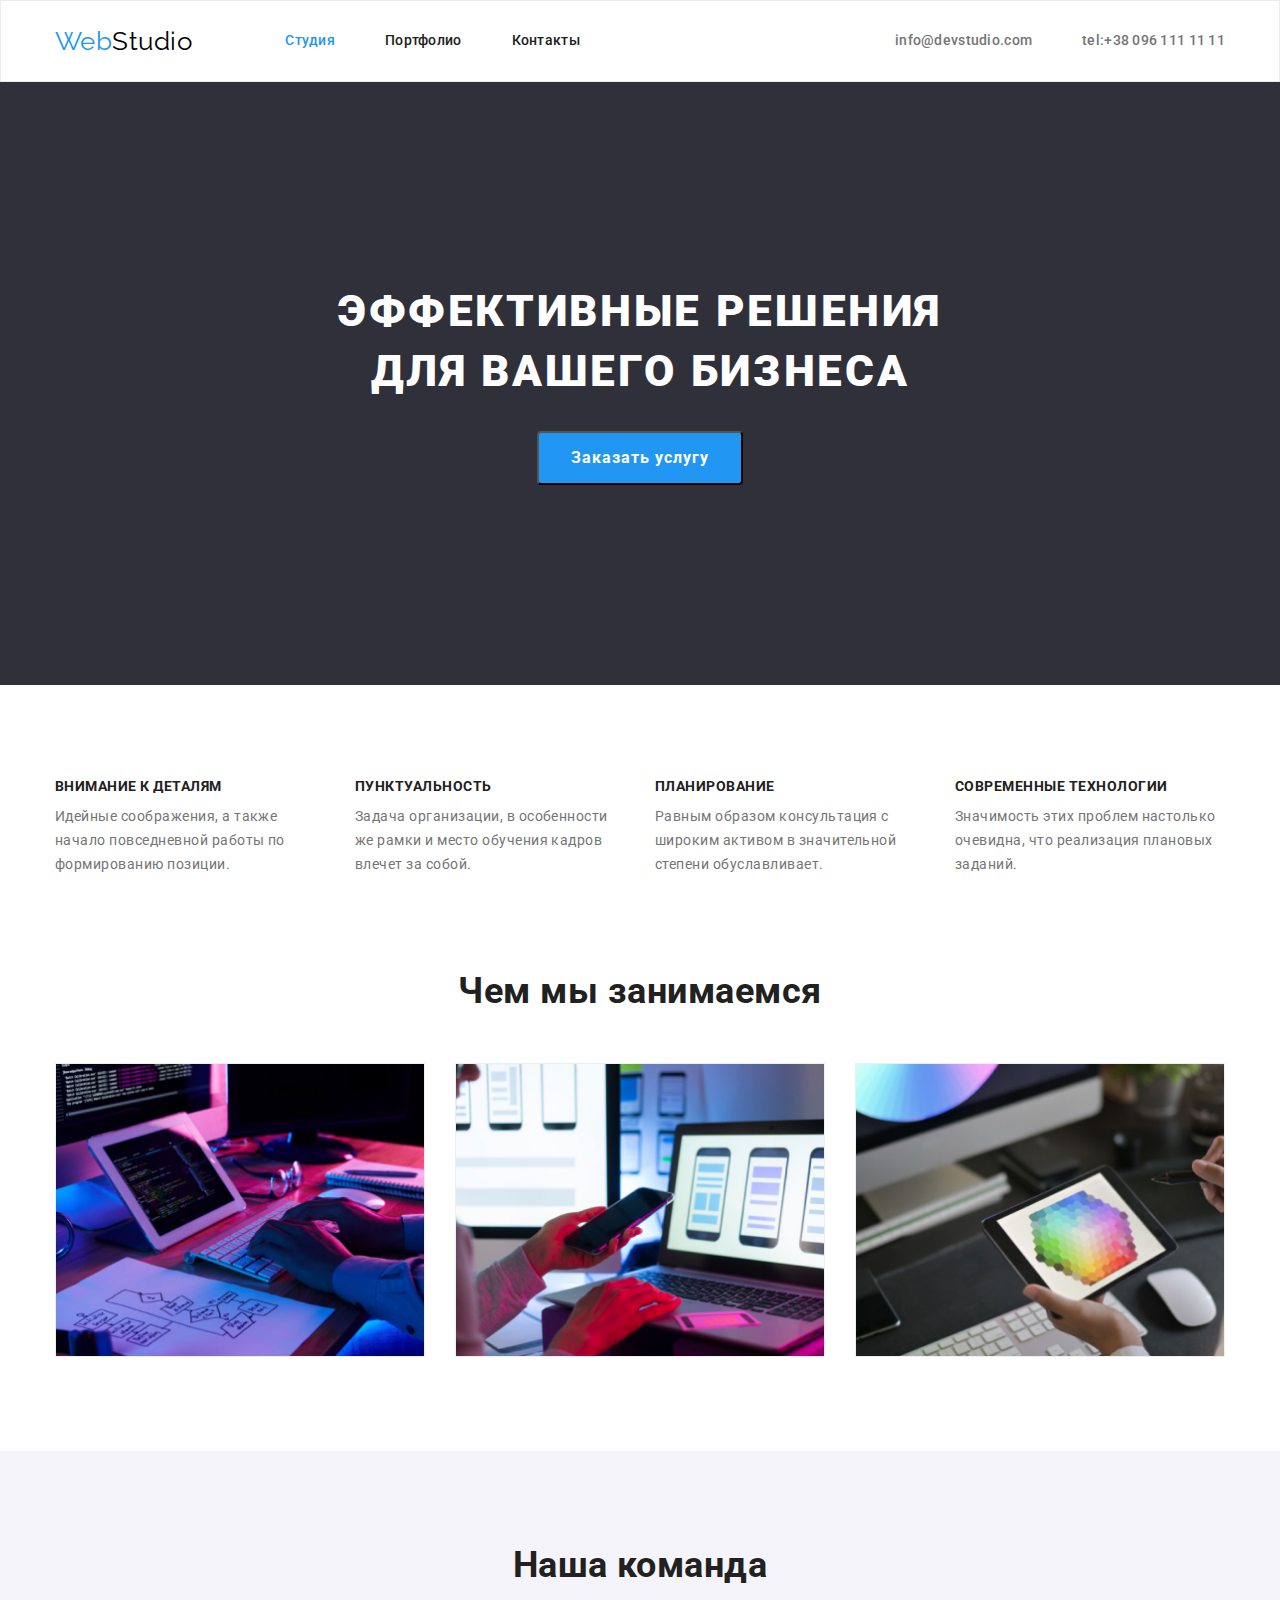
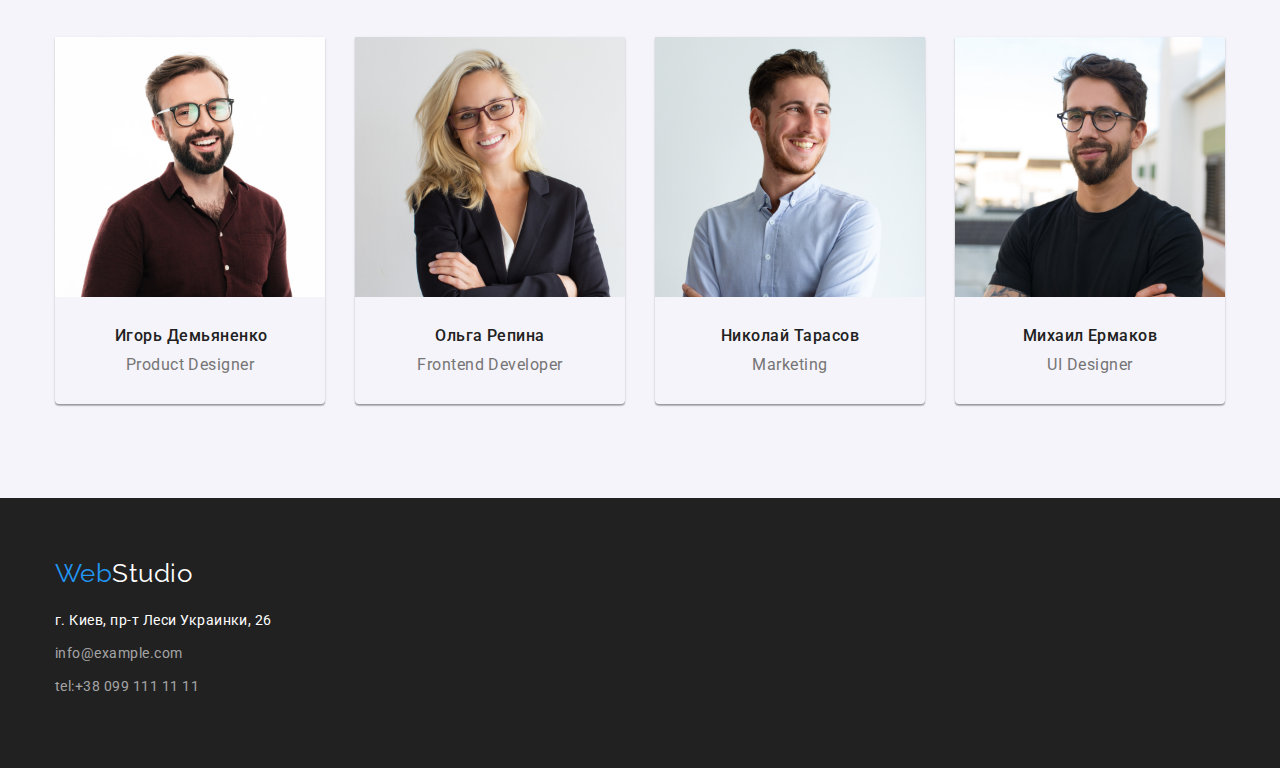
<file: index.html>
<!DOCTYPE html>
<html lang="ru">
<head>
    <meta charset="UTF-8">
    <meta http-equiv="X-UA-Compatible" content="IE=edge">
    <meta name="viewport" content="width=device-width, initial-scale=1.0">
    <title lang="en">WebStudio</title>
    <link rel="preconnect" href="https://fonts.gstatic.com">
    <link href="https://fonts.googleapis.com/css2?family=Raleway:wght@700&family=Roboto:wght@400;500;700;900&display=swap"
        rel="stylesheet">
        <link rel="stylesheet" href="https://cdnjs.cloudflare.com/ajax/libs/modern-normalize/0.2.0/modern-normalize.min.css">
    <link rel="stylesheet" href="./css/styles.css" />
</head>
<body>

    <!-- шапка сайта -->
 <header> 

<div class="container main-nav">
<a href="/" class="logo">
    <span class="logo-section">Web</span>Studio
</a>
<nav>
    <ul class="site-nav list">
        <li class="item"><a href="" class="link current">Студия</a></li>
        <li class="item"><a href="./portfolio.html" class="link">Портфолио</a></li>
        <li class="item"><a href="" class="link">Контакты</a></li>
    </ul>
</nav>
<ul class="contact list">
    <li class="item"><a href="mailto:info@devstudio.com" class="button secondary">info@devstudio.com</a></li>
    <li class="item"><a href="tel:+380961111111" class="button secondary">tel:+38 096 111 11 11</a></li>
</ul>
</div>
</header>

<main>
    <!-- герой -->
        <section class="hero">
            <h1 class="hero-title">Эффективные решения <br> для вашего бизнеса</h1>
            <button type="button" class="button primary">Заказать услугу</button>
        </section>
    
    
    <!-- преимущества -->
    <section class="features">
        <div class="container">
        <ul class="list">
            <li class="item">
                <h3 class="title">Внимание к деталям</h3>
                <p class="text">Идейные соображения, а также начало повседневной работы по формированию позиции.</p>
            </li>
            <li class="item">
                <h3 class="title">Пунктуальность</h3>
                <p class="text">Задача организации, в особенности же рамки и место обучения кадров влечет за собой.</p>
            </li>
            <li class="item">
                <h3 class="title">Планирование</h3>
                <p class="text">Равным образом консультация с широким активом в значительной степени обуславливает.</p>
            </li>
            <li class="item">
                <h3 class="title">Современные технологии</h3>
                <p class="text">Значимость этих проблем настолько очевидна, что реализация плановых заданий.</p>
            </li>
        </ul> 
        </div>
    </section>
    
    <!-- чем мы занимаемся -->
    <section class="about-us">
        <div class="container">
        <h2 class="title">Чем мы занимаемся</h2>
        <ul class="item">
            <li class="element">
                <img src="./images/img.jpg" alt="Рабочее место разработчика" width="370" />
            </li>
            <li class="element">
                <img src="./images/img-1.jpg" alt="Дизайн веб-страницы" width="370" />
            </li>
            <li class="element">
                <img src="./images/img-2.jpg" alt="Выбор цветов на айпаде" width="370" />
            </li>
        </ul>
        </div>
    </section>
    
    <!-- наша команда -->
    <section class="team">
        <div class="container">
        <h2 class="title">Наша команда</h2>
        <ul class="cards">
       <li class="team-element">
           <img src="./images/команда/img.jpg" alt="Портрет Игоря Демьяненка" width="270" />
        <div class="card-content">
           <h3 class="title-list">Игорь Демьяненко</h3>
           <p>Product Designer</p>
        </div>
        </li>
        <li class="team-element">
            <img src="./images/команда/img-1.jpg" alt="Портрет Ольги Репиной" width="270" />
            <div class="card-content">
            <h3 class="title-list">Ольга Репина</h3>
            <p>Frontend Developer</p>
            </div>
        </li>
       <li class="team-element">
           <img src="./images/команда/img-2.jpg" alt="Портрет Николая Тарасова" width="270" />
        <div class="card-content">
           <h3 class="title-list">Николай Тарасов</h3>
           <p>Marketing</p>
        </div>
        </li>
       <li class="team-element">
           <img src="./images/команда/img-3.jpg" alt="Портрет Михаила Ермакова" width="270" />
        <div class="card-content">
           <h3 class="title-list">Михаил Ермаков</h3>
           <p>UI Designer</p>
        </div>
        </li>
        </ul>
        </div>
    </section>
</main>

 <!-- футер -->
<footer class="footer">
    <div class="container">
        <a href="/" class="logo secondary">
        <span class="logo-section">Web</span>Studio
        </a>
        <address>
        <ul>
            <li class="footer-item">
                <a href="https://goo.gl/maps/kcgb7VnqVjJeVXpw6" target="_blank" rel="noopener noreferrer" class="button address">г. Киев, пр-т Леси Украинки, 26</a>
            </li>
            <li class="footer-item">
                <a href="mailto:info@example.com" class="button-nav">info@example.com</a>
            </li>
            <li class="footer-item">
                <a href="tel:+380991111111" class="button-nav">tel:+38 099 111 11 11</a>
            </li>
        </ul>
    </address>
    </div>
</footer>

</body>
</html>
</file>
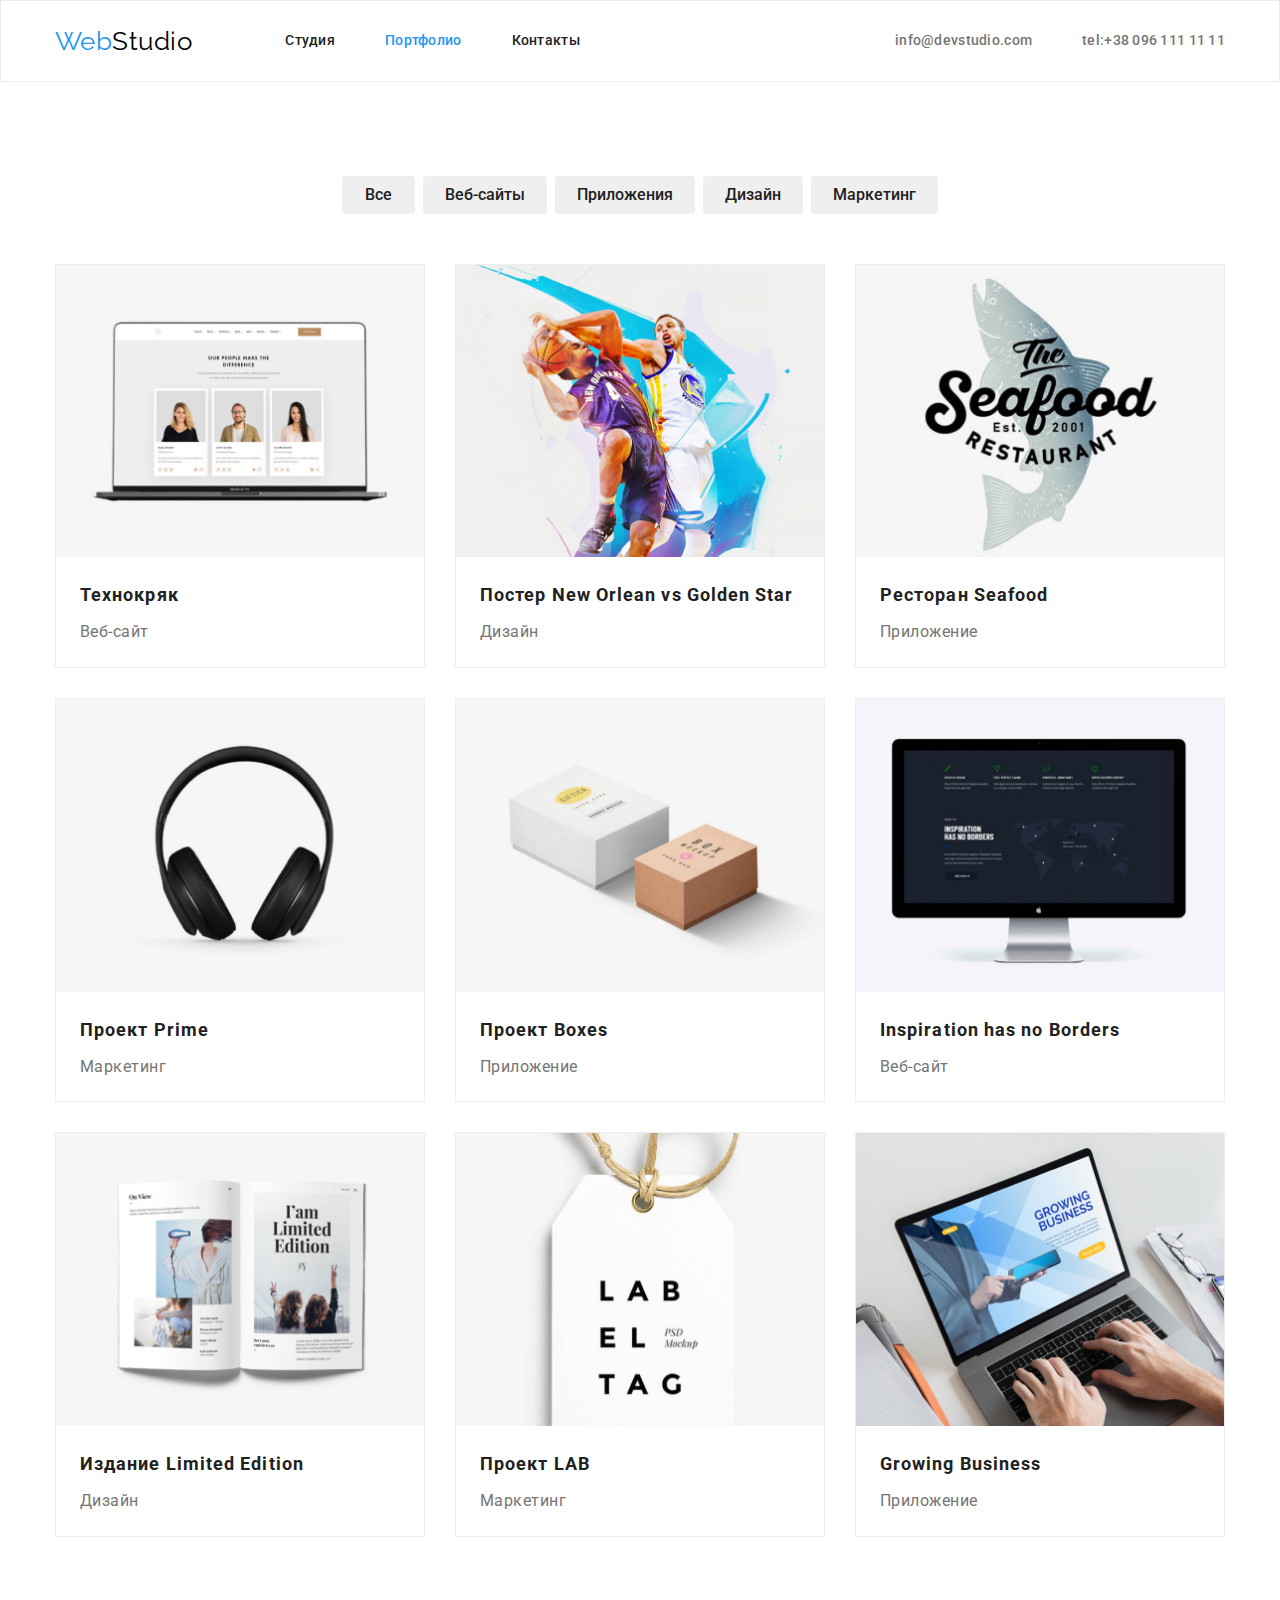
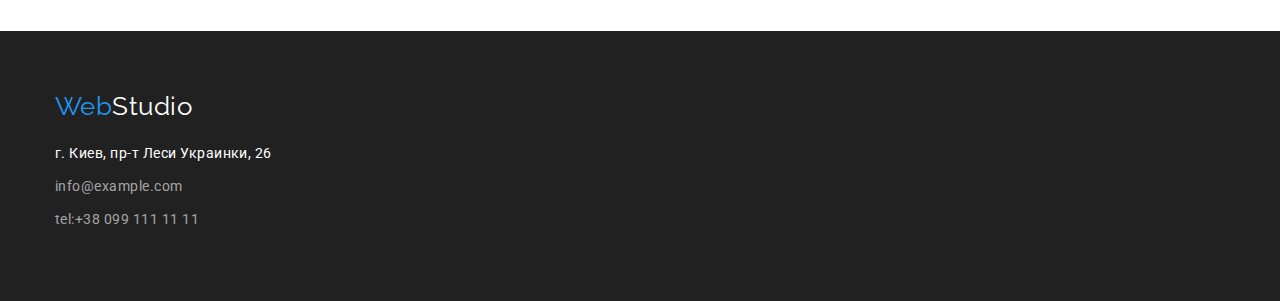
<file: portfolio.html>
<!DOCTYPE html>
<html lang="ru">

<head>
    <meta charset="UTF-8">
    <meta http-equiv="X-UA-Compatible" content="IE=edge">
    <meta name="viewport" content="width=device-width, initial-scale=1.0">
    <title lang="en">Portfolio</title>
    <link rel="preconnect" href="https://fonts.gstatic.com">
    <link href="https://fonts.googleapis.com/css2?family=Raleway:wght@700&family=Roboto:wght@400;500;700;900&display=swap"
        rel="stylesheet">
        <link rel="stylesheet" href="https://cdnjs.cloudflare.com/ajax/libs/modern-normalize/0.2.0/modern-normalize.min.css">
    <link rel="stylesheet" href="./css/styles.css" />
</head>

<body>

    <!-- шапка сайта -->
    <header>

        <div class="container main-nav">
            <a href="/" class="logo">
                <span class="logo-section">Web</span>Studio
            </a>
            <nav>
                <ul class="site-nav list">
                    <li class="item"><a href="./index.html" class="link">Студия</a></li>
                    <li class="item"><a href="" class="link current">Портфолио</a></li>
                    <li class="item"><a href="" class="link">Контакты</a></li>
                </ul>
            </nav>
            <ul class="contact list">
                <li class="item"><a href="mailto:info@devstudio.com" class="button secondary">info@devstudio.com</a></li>
                <li class="item"><a href="tel:+380961111111" class="button secondary">tel:+38 096 111 11 11</a></li>
            </ul>
        </div>
    </header>


    <main>
         <!-- портфолио -->
        <h1 class="visually-hidden">Портфолио</h1>

            <section class="section">
                <div class="container">
                <ul class="item">
                    <li>
                        <button class="button-section" type="button">Все</button>
                    </li>
                    <li>
                        <button class="button-section" type="button">Веб-сайты</button>
                    </li>
                    <li>
                        <button class="button-section" type="button">Приложения</button>
                    </li>
                    <li>
                        <button class="button-section" type="button">Дизайн</button>
                    </li>
                    <li>
                        <button class="button-section" type="button">Маркетинг</button>
                    </li>
                </ul>
            
                <ul class="cards">
                    <li class="element">
                        <img src="./images/галерея/img-1.jpg" alt="ноутбук" width="370" />
                        <div class="content">
                        <h2 class="section-title">Технокряк</h2>
                        <p class="section-text">Веб-сайт</p>
                        </div>
                    </li>
                    <li class="element">
                        <img src="./images/галерея/img-2.jpg" alt="баскетболисты" width="370" />
                        <div class="content">
                        <h2 class="section-title">Постер New Orlean vs Golden Star</h2>
                        <p class="section-text">Дизайн</p>
                        </div>
                    </li>
                    <li class="element">
                        <img src="./images/галерея/img-3.jpg" alt="логотип на фоне рыбы" width="370" />
                        <div class="content">
                        <h2 class="section-title">Ресторан Seafood</h2>
                        <p class="section-text">Приложение</p>
                        </div>
                    </li>
                    <li class="element">
                        <img src="./images/галерея/img-4.jpg" alt="наушники" width="370" />
                        <div class="content">
                        <h2 class="section-title">Проект Prime</h2>
                        <p class="section-text">Маркетинг</p>
                        </div>
                    </li>
                    <li class="element">
                        <img src="./images/галерея/img-5.jpg" alt="коробки" width="370" />
                        <div class="content">
                        <h2 class="section-title">Проект Boxes</h2>
                        <p class="section-text">Приложение</p>
                        </div>
                    </li>
                    <li class="element">
                        <img src="./images/галерея/img-6.jpg" alt="монитор" width="370" />
                        <div class="content">
                        <h2 class="section-title">Inspiration has no Borders</h2>
                        <p class="section-text">Веб-сайт</p>
                        </div>
                    </li>
                    <li class="element">
                        <img src="./images/галерея/img-7.jpg" alt="книга" width="370" />
                        <div class="content">
                        <h2 class="section-title">Издание Limited Edition</h2>
                        <p class="section-text">Дизайн</p>
                        </div>
                    </li>
                    <li class="element">
                        <img src="./images/галерея/img-8.jpg" alt="бирка" width="370" />
                        <div class="content">
                        <h2 class="section-title">Проект LAB</h2>
                        <p class="section-text">Маркетинг</p>
                        </div>
                    </li>
                    <li class="element">
                        <img src="./images/галерея/img-9.jpg" alt="работа за ноутом" width="370" />
                        <div class="content">
                        <h2 class="section-title">Growing Business</h2>
                        <p class="section-text">Приложение</p>
                        </div>
                    </li>
                </ul>
            </div>
            </section>
    </main>

<!-- футер -->
<footer class="footer">
    <div class="container">
        <a href="/" class="logo secondary">
            <span class="logo-section">Web</span>Studio
        </a>
        <address>
            <ul>
                <li class="footer-item">
                    <a href="https://goo.gl/maps/kcgb7VnqVjJeVXpw6" target="_blank" rel="noopener noreferrer"
                        class="button address">г. Киев, пр-т Леси Украинки, 26</a>
                </li>
                <li class="footer-item">
                    <a href="mailto:info@example.com" class="button-nav">info@example.com</a>
                </li>
                <li class="footer-item">
                    <a href="tel:+380991111111" class="button-nav">tel:+38 099 111 11 11</a>
                </li>
            </ul>
        </address>
    </div>
</footer>

</body>

</html>
</file>
<file: css/styles.css>
:root {
  --primary-text-color: #212121;
  --title-text-color: #757575;
  --accent-color: #2196f3;
  --primary-white-color: #ffffff;
}

body {
  font-family: 'Roboto', sans-serif;
  letter-spacing: 0.03em;
  background: var(--primary-white-color);
  color: #2a2a2a;
}

.visually-hidden {
  position: absolute !important;
  clip: rect(1px 1px 1px 1px);
  clip: rect(1px, 1px, 1px, 1px);
  padding: 0 !important;
  border: 0 !important;
  height: 1px !important;
  width: 1px !important;
  overflow: hidden;
}

ul {
  margin: 0;
  padding: 0;
  list-style: none;
}

p {
  color: var(--title-text-color);
}

.container {
  margin-left: auto;
  margin-right: auto;
  width: 1200px;
  padding-right: 15px;
  padding-left: 15px;
}

img {
  display: block;
  max-width: 100%;
  height: auto;
}

header {
  border: 1px solid #ececec;
}

/* logo */
.logo {
  font-family: 'Raleway', cursive;
  font-size: 26px;
  line-height: 1.19;
  text-decoration: none;
  color: #000000;
}

.logo-section {
  color: var(--accent-color);
}

/* site-nav & contact */
.main-nav {
  display: flex;
  align-items: center;
}

.site-nav {
  display: flex;
  margin-left: 93px;
}

.site-nav .item:not(:last-child) {
  margin-right: 50px;
}
.site-nav .link {
  display: block;
  padding-top: 32px;
  padding-bottom: 32px;
  font-weight: 500;
  font-size: 14px;
  line-height: 1.14;
  letter-spacing: 0.02em;
  text-decoration: none;
  color: var(--primary-text-color);
}

.site-nav .link:hover,
.site-nav .link:focus {
  color: var(--accent-color);
}

.site-nav .link.current {
  color: var(--accent-color);
}

.contact.list {
  display: flex;
  margin-left: auto;
  font-weight: 500;
  font-size: 14px;
  line-height: 1.14;
  letter-spacing: 0.02em;
}

.contact .item + .item {
  margin-left: 50px;
}

.button.secondary {
  display: block;
  padding-top: 32px;
  padding-bottom: 32px;
  font-style: normal;
  font-size: 14px;
  line-height: 1.14px;
  text-decoration: none;
  color: var(--title-text-color);
}

.button.secondary:focus,
.button.secondary:hover {
  color: var(--accent-color);
}

/* hero */
.hero {
  padding-top: 200px;
  padding-bottom: 200px;
  background-color: #2f303a;
  text-align: center;
}

.hero-title {
  margin-top: 0;
  margin-bottom: 30;
  font-weight: 900;
  font-size: 44px;
  line-height: 1.36;

  letter-spacing: 0.06em;
  text-transform: uppercase;
  color: var(--primary-white-color);
}
.button.primary {
  display: inline-block;
  font-weight: bold;
  font-size: 16px;
  line-height: 1.87;
  padding: 10px 32px;
  min-width: 200px;
  border-radius: 4px;
  letter-spacing: 0.06em;

  color: var(--primary-white-color);
  background-color: var(--accent-color);
  cursor: pointer;
}

/* features */
.features {
  padding-top: 94px;
  padding-bottom: 94px;
}

.features .list {
  display: flex;
  flex-wrap: wrap;
}

.features .item {
  width: 270px;
  margin-right: 30px;
}
.features .item:nth-child(4n) {
  margin-right: 0;
}

.title {
  margin-top: 0;
  margin-bottom: 10px;
}

.text {
  margin-top: 0;
  margin-bottom: 0;
}

.features .title {
  font-weight: 700;
  font-size: 14px;
  line-height: 1.14;
  text-transform: uppercase;
  color: var(--primary-text-color);
}

.features .text {
  font-size: 14px;
  line-height: 1.71;
}
/* about us */
.about-us {
  padding-bottom: 94px;
}

.about-us .item {
  display: flex;
  flex-wrap: wrap;
}

.team .title,
.about-us .title {
  font-weight: 700;
  font-size: 36px;
  line-height: 1.16;
  text-align: center;
  color: var(--primary-text-color);
  margin-bottom: 50px;
}

/* team */
.team-element {
  width: 270px;
  margin-right: 30px;

  box-shadow: 0px 1px 3px rgba(0, 0, 0, 0.12), 0px 1px 1px rgba(0, 0, 0, 0.14), 0px 2px 1px rgba(0, 0, 0, 0.2);
  border-radius: 0px 0px 4px 4px;
}

.team-element:nth-child(4n) {
  margin-right: 0;
}
.team p {
  margin-top: 0;
  margin-bottom: 0;
}
.team .title-list {
  font-weight: 500;
  font-size: 16px;
  line-height: 1.18;
  color: var(--primary-text-color);
  margin-top: 0;
  margin-bottom: 10px;
  white-space: nowrap;
}
.team {
  padding-top: 94px;
  padding-bottom: 94px;
  background-color: #f5f4fa;
}

.card-content {
  padding: 30px 60px;
  text-align: center;
}

/* footer */
.footer {
  padding-top: 60px;
  padding-bottom: 60px;
  background-color: var(--primary-text-color);
}

.logo.secondary {
  display: inline-block;
  color: var(--primary-white-color);
  margin-bottom: 20px;
}

.button.address {
  font-style: normal;
  font-size: 14px;
  line-height: 1.71;
  text-decoration: none;
  color: var(--primary-white-color);
}

.button.address:focus,
.button.address:hover {
  color: var(--accent-color);
}

.button-nav {
  font-style: normal;
  font-size: 14px;
  line-height: 1.71;
  color: rgba(255, 255, 255, 0.6);
  text-decoration: none;
}

.button-nav:focus,
.button-nav:hover {
  color: var(--accent-color);
}

.footer-item {
  display: block;
  margin-bottom: 9px;
}

/* портфолио */
.button-section {
  padding: 6px 22px;
  min-width: 73px;
  font-weight: 500;
  font-size: 16px;
  line-height: 1.62;
  color: var(--primary-text-color);
  font-family: inherit;
  cursor: pointer;

  border-radius: 4px;
  border: none;
}

.button-section:focus,
.button-section:hover {
  background-color: var(--accent-color);
  color: var(--primary-white-color);
}

.element .content {
  padding: 20px 24px;
}

.section-title {
  margin-top: 0;
  margin-bottom: 4px;
  font-weight: 700;
  font-size: 18px;
  line-height: 2;
  letter-spacing: 0.06em;
  color: var(--primary-text-color);
}

.section-text {
  margin-top: 0;
  margin-bottom: 0;
  font-size: 16px;
  line-height: 1.87;
  color: var(--title-text-color);
}

.section {
  padding-top: 94px;
  padding-bottom: 94px;
}

.section .item {
  display: flex;
  margin-bottom: 50px;
  justify-content: center;
}

.section .item > li:not(:last-child) {
  margin-right: 8px;
}

.cards {
  display: flex;
  flex-wrap: wrap;
}

.element {
  width: 370px;
  margin-right: 30px;
  margin-bottom: 30px;
  border: 1px solid #eeeeee;
}

.element:nth-child(3n) {
  margin-right: 0;
}

.element:nth-last-child(-n + 3) {
  margin-bottom: 0;
}
</file>
